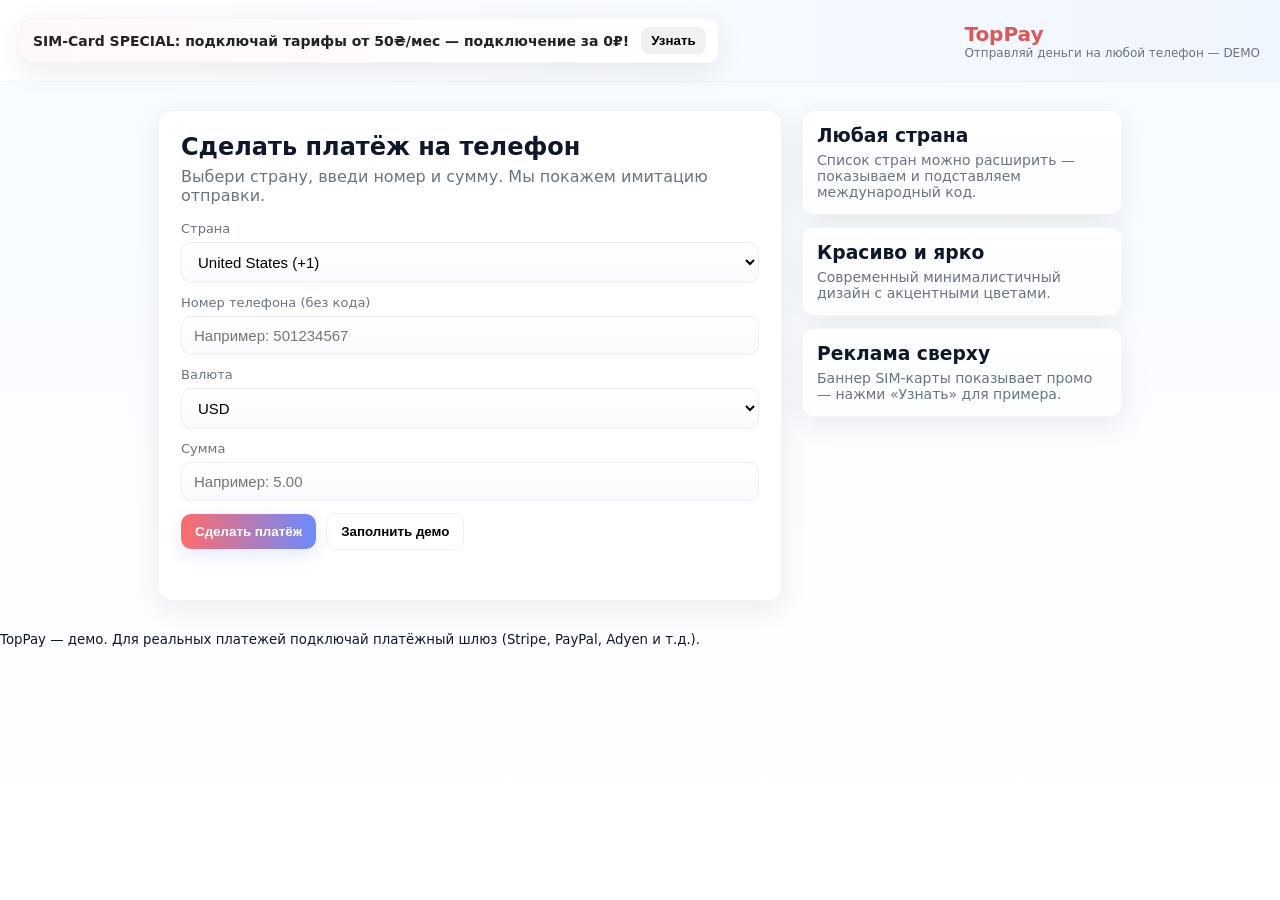
<file: index.html>
<!doctype html>
<html lang="ru">
<head>
  <meta charset="utf-8" />
  <meta name="viewport" content="width=device-width,initial-scale=1" />
  <title>TopPay — демо платежи на телефон</title>
  <link rel="stylesheet" href="styles.css" />
</head>
<body>
  <header class="site-header">
    <div class="sim-ad">
      <div class="sim-text">
        <strong>SIM‑Card SPECIAL:</strong> подключай тарифы от 50₴/мес — подключение за 0₽!
      </div>
      <button id="simCTA" class="btn small">Узнать</button>
    </div>

    <div class="brand">
      <h1>TopPay</h1>
      <p class="tag">Отправляй деньги на любой телефон — DEMO</p>
    </div>
  </header>

  <main class="container">
    <section class="card">
      <h2>Сделать платёж на телефон</h2>
      <p class="lead">Выбери страну, введи номер и сумму. Мы покажем имитацию отправки.</p>

      <form id="payForm" class="form">
        <label>
          Страна
          <select id="country">
            <!-- список включает популярные страны — легко добавить свои -->
            <option value="US">United States (+1)</option>
            <option value="GB">United Kingdom (+44)</option>
            <option value="RU">Russia (+7)</option>
            <option value="UA">Ukraine (+380)</option>
            <option value="IN">India (+91)</option>
            <option value="DE">Germany (+49)</option>
            <option value="BR">Brazil (+55)</option>
            <option value="CN">China (+86)</option>
            <option value="FR">France (+33)</option>
            <option value="PL">Poland (+48)</option>
          </select>
        </label>

        <label>
          Номер телефона (без кода)
          <input id="phone" type="tel" inputmode="numeric" placeholder="Например: 501234567" required />
        </label>

        <label>
          Валюта
          <select id="currency">
            <option value="USD">USD</option>
            <option value="EUR">EUR</option>
            <option value="UAH">UAH</option>
            <option value="RUB">RUB</option>
            <option value="INR">INR</option>
            <option value="BRL">BRL</option>
          </select>
        </label>

        <label>
          Сумма
          <input id="amount" type="number" min="1" step="0.01" placeholder="Например: 5.00" required />
        </label>

        <div class="actions">
          <button id="payBtn" class="btn primary" type="submit">Сделать платёж</button>
          <button id="demoFill" class="btn ghost" type="button">Заполнить демо</button>
        </div>

        <div id="formMsg" class="form-msg" aria-live="polite"></div>
      </form>
    </section>

    <section class="features">
      <div class="feature">
        <h3>Любая страна</h3>
        <p>Список стран можно расширить — показываем и подставляем международный код.</p>
      </div>
      <div class="feature">
        <h3>Красиво и ярко</h3>
        <p>Современный минималистичный дизайн с акцентными цветами.</p>
      </div>
      <div class="feature">
        <h3>Реклама сверху</h3>
        <p>Баннер SIM‑карты показывает промо — нажми «Узнать» для примера.</p>
      </div>
    </section>
  </main>

  <!-- Modal — имитация отправки -->
  <div id="resultModal" class="modal hidden" role="dialog" aria-modal="true" aria-hidden="true">
    <div class="modal-card">
      <button class="close" id="closeResult" aria-label="Закрыть">✕</button>
      <div id="resultContent">
        <!-- Заполняется динамически -->
      </div>
      <div class="modal-actions">
        <button id="okBtn" class="btn primary">ОК</button>
      </div>
    </div>
  </div>

  <footer class="site-footer">
    <small>TopPay — демо. Для реальных платежей подключай платёжный шлюз (Stripe, PayPal, Adyen и т.д.).</small>
  </footer>

  <script src="script.js"></script>
</body>
</html>
</file>
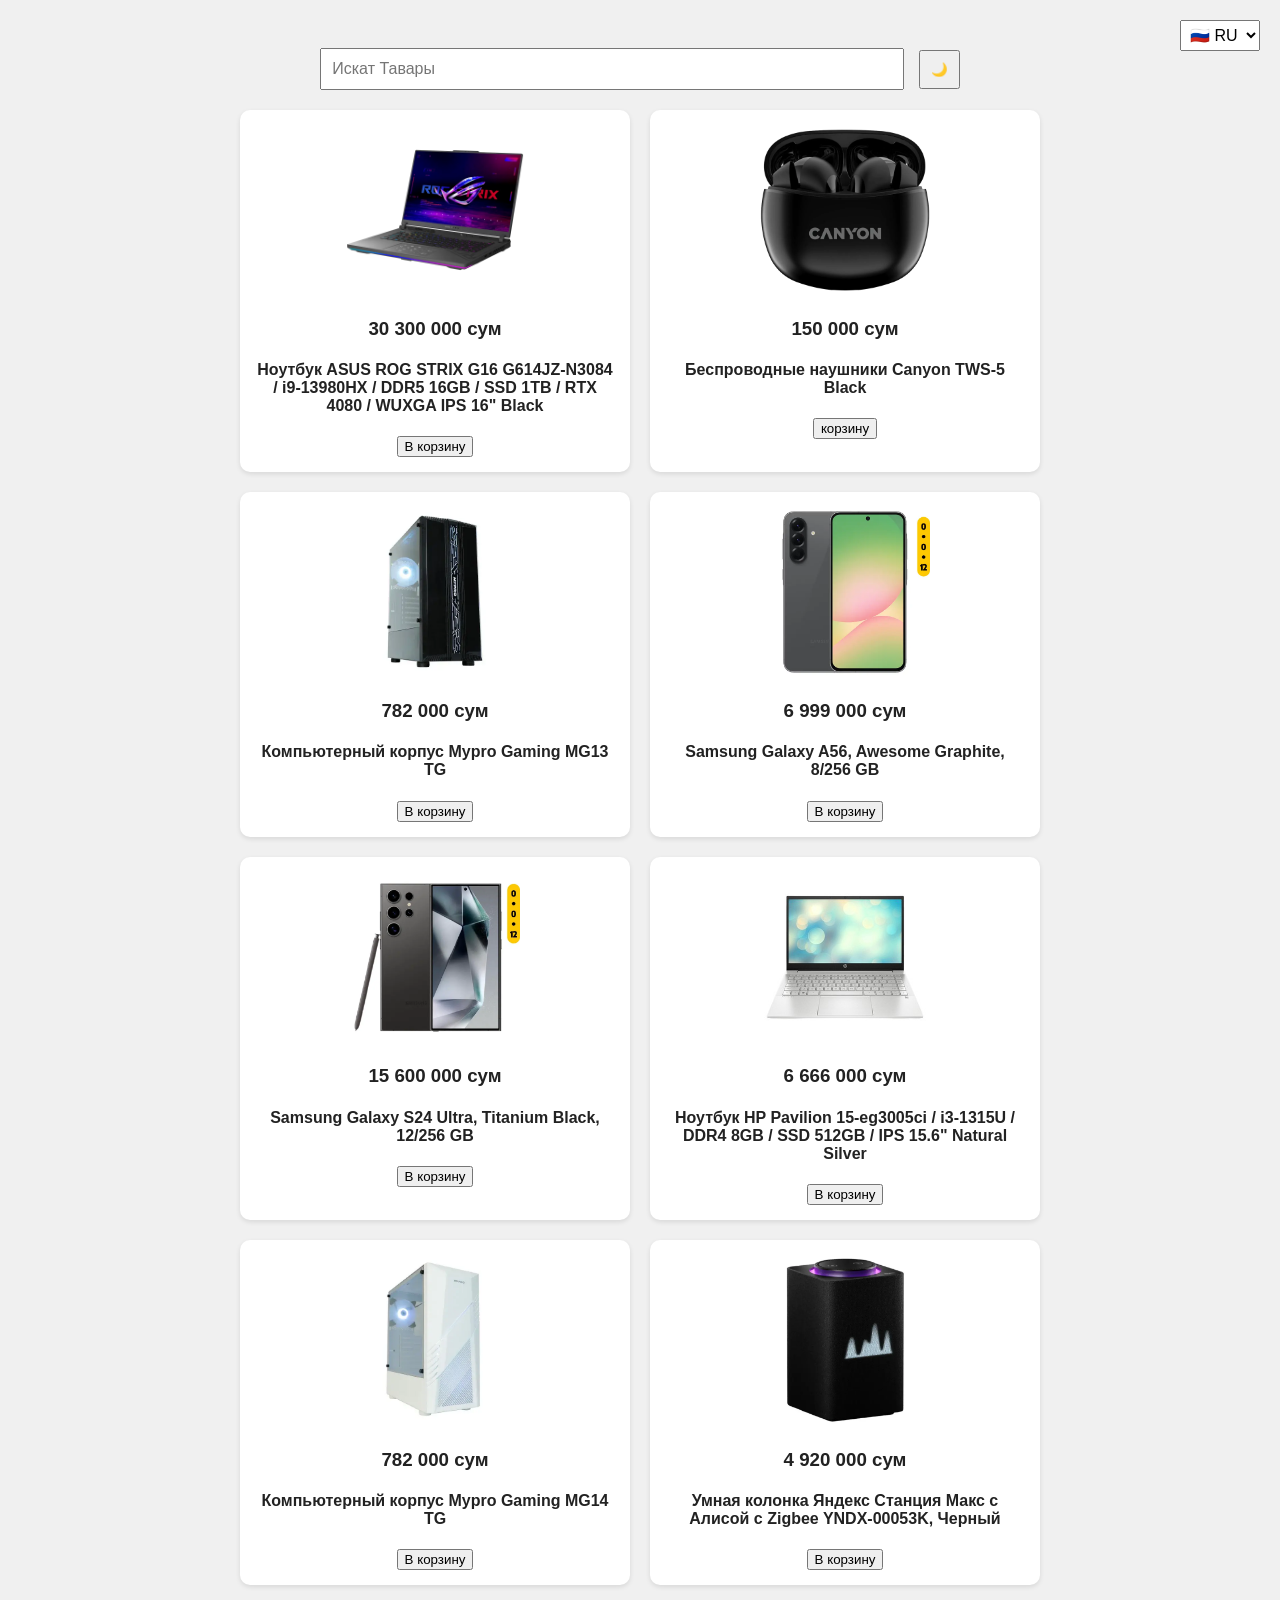
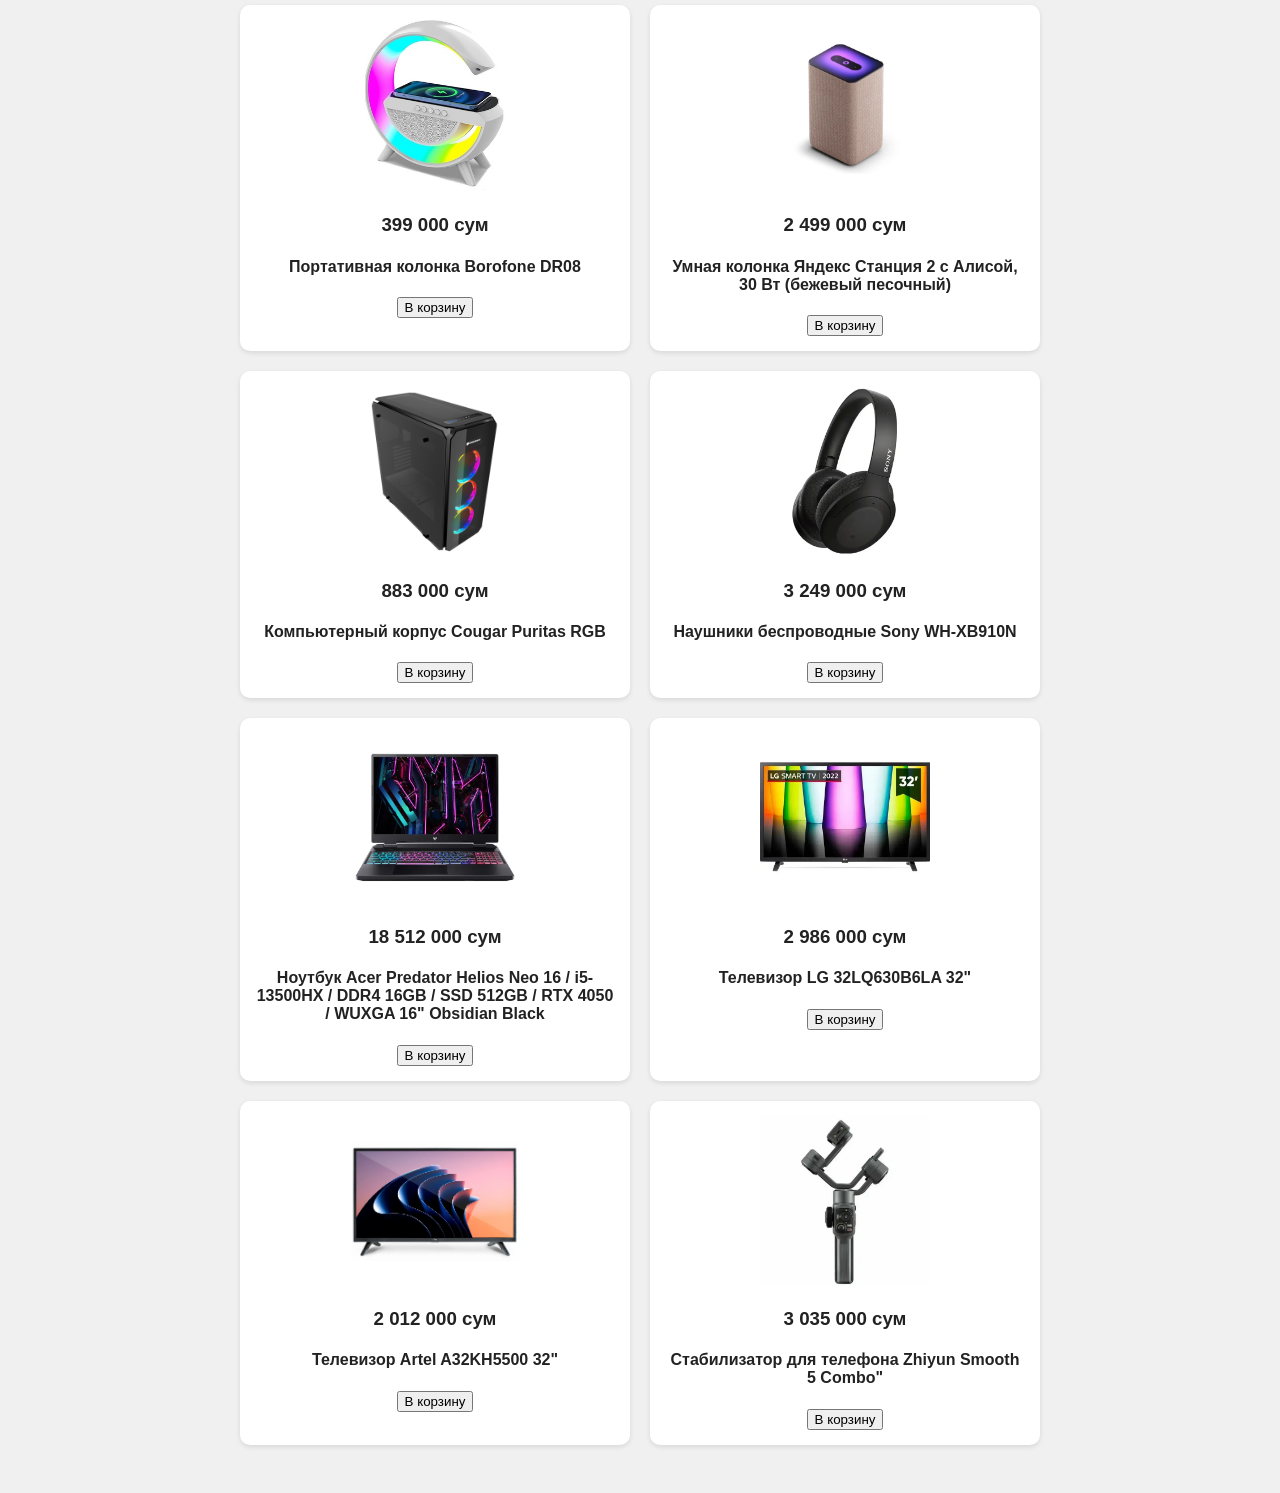
<file: tasks/index.html>
<!DOCTYPE html>
<html lang="en">
<head>
  <meta charset="UTF-8">
  <title>User Cards</title>
  <link rel="stylesheet" href="main.css">
</head>
<body>
  <div class="container">
    <input type="text" id="searchInput" placeholder="Искат Тавары">
    <button id="toggleMode">🌙 </button>
    <div class="card-list" id="userCards">
      <div class="card">
        <img height="170" src="image.png" alt="">
        <h3>30 300 000 сум</h3>
        <h4>Ноутбук ASUS ROG STRIX G16 G614JZ-N3084 / i9-13980HX / DDR5 16GB / SSD 1TB / RTX 4080 / WUXGA IPS 16" Black</h4>
       <button class="beruz">В корзину</button>
      </div>
      <div class="card">
        <img height="170" src="image copy.png" alt="">
        <h3>150 000 сум</h3>
        <h4>Беспроводные наушники Canyon TWS-5 Black</h4>
        <button> корзину</button>
        <p></p>
      </div>
      <div class="card">
        <img height="170" src="image copy 2.png" alt="">
        <h3>782 000 сум</h3>
        <h4>Компьютерный корпус Mypro Gaming MG13 TG</h4>
        <button>В корзину</button>
      </div>
      <div class="card">
        <img height="170" src="image copy 3.png" alt="">
        <h3>6 999 000 сум</h3>
        <h4>Samsung Galaxy A56, Awesome Graphite, 8/256 GB</h4>
        <button>В корзину</button>
      </div>
      <div class="card">
        <img height="170" src="image copy 4.png" alt="">
        <h2><span class="highlight">  </span></h2>
        <h3>15 600 000 сум</h3>
        <h4>Samsung Galaxy S24 Ultra, Titanium Black, 12/256 GB</h4>
        <button>В корзину</button>
      </div>
          <div class="card">
            <img height="170" src="image copy 5.png" alt="">
      <h2><span class="highlight"></span></h2>
      <h3>6 666 000 сум</h3>
      <h4>Ноутбук HP Pavilion 15-eg3005ci / i3-1315U / DDR4 8GB / SSD 512GB / IPS 15.6" Natural Silver</h4>
      <button>В корзину</button>
    </div>
       <div class="card">
            <img height="170" src="image copy 6.png" alt="">
      <h2><span class="highlight"></span></h2>
    <h3>782 000 сум</h3>
    <h4>Компьютерный корпус Mypro Gaming MG14 TG</h4>
    <button>В корзину</button>
    </div>
       <div class="card">
            <img height="170" src="image copy 7.png" alt="">
      <h2><span class="highlight"></span></h2>
      <h3>4 920 000 сум</h3>
      <h4>Умная колонка Яндекс Станция Макс с Алисой с Zigbee YNDX-00053K, Черный</h4>
      <button>В корзину</button>
    </div>
    <div class="card">
            <img height="170" src="image copy 9.png" alt="">
      <h2><span class="highlight"></span></h2>
      <h3>399 000 сум</h3>
      <h4>Портативная колонка Borofone DR08</h4>
      <button>В корзину</button>
    </div>
    <div class="card">
            <img height="170" src="image copy 10.png" alt="">
      <h2><span class="highlight"></span></h2>
      <h3>2 499 000 сум</h3>
      <h4>Умная колонка Яндекс Станция 2 с Алисой, 30 Вт (бежевый песочный)</h4>
      <button>В корзину</button>
    </div>
    <div class="card">
            <img height="170" src="image copy 11.png" alt="">
      <h2><span class="highlight"></span></h2>
      <h3>883 000 сум</h3>
      <h4>Компьютерный корпус Cougar Puritas RGB</h4>
      <button>В  корзину</button>
    </div>
    <div class="card">
            <img height="170" src="image copy 12.png" alt="">
      <h2><span class="highlight"></span></h2>
      <h3>3 249 000 сум</h3>
      <h4>Наушники беспроводные Sony WH-XB910N</h4>
      <button>В корзину</button>
    </div>
    <div class="card">
            <img height="170" src="image copy 13.png" alt="">
      <h3>18 512 000 сум</h3>
      <h4>Ноутбук Acer Predator Helios Neo 16 / i5-13500HX / DDR4 16GB / SSD 512GB / RTX 4050 / WUXGA 16" Obsidian Black</h4>
      <button>В корзину</button>
    </div>
       <div class="card">
            <img height="170" src="image copy 14.png" alt="">
      <h3>2 986 000 сум</h3>
      <h4>Телевизор LG 32LQ630B6LA 32"</h4>
      <button>В корзину</button>
    </div>
       <div class="card">
            <img height="170" src="image copy 15.png" alt="">
      <h3>2 012 000 сум</h3>
      <h4>Телевизор Artel A32KH5500 32"</h4>
      <button>В корзину</button>
    </div>
     <div class="card">
            <img height="170" src="image copy 16.png" alt="">
      <h3>3 035 000 сум</h3>
      <h4>Стабилизатор для телефона Zhiyun Smooth 5 Combo"</h4>
      <button>В корзину</button>
    </div>
    <div class="lang-switcher">
    <select id="languageSelect" onchange="changeLanguage()">
      <option value="ru">🇷🇺 RU</option>
      <option value="uz">🇺🇿 UZ</option>
    </select>
  </div>
  </div>
  </div>
  <script src="script.js"></script>
</body>
</html>
</head>
<body>
</file>
<file: styles.css>
:root{
  --bg: linear-gradient(180deg,#f7fbff 0%, #fff 100%);
  --card:#ffffff;
  --accent:#ff6b6b;
  --accent-dark:#e05656;
  --accent-2:#6b8bff;
  --muted:#6b7280;
  --glass: rgba(255,255,255,0.7);
  --radius:14px;
  --soft: 0 8px 30px rgba(16,24,40,0.08);
  --success:#12b886;
}
*{box-sizing:border-box}
html,body{height:100%}
body{
  margin:0;
  font-family: Inter, system-ui, -apple-system, "Segoe UI", Roboto, "Helvetica Neue", Arial;
  background:var(--bg);
  color:#0f172a;
  -webkit-font-smoothing:antialiased;
  -moz-osx-font-smoothing:grayscale;
}

/* Header / ad */
.site-header{
  padding:18px 20px;
  display:flex;
  align-items:center;
  justify-content:space-between;
  gap:16px;
  background:linear-gradient(90deg,#ffffff 0%, #f0f6ff 100%);
  border-bottom:1px solid rgba(15,23,42,0.04);
}
.sim-ad{
  display:flex;
  gap:12px;
  align-items:center;
  background:linear-gradient(90deg,#fff8f8,#fff);
  padding:8px 12px;
  border-radius:12px;
  box-shadow:var(--soft);
  border:1px solid rgba(0,0,0,0.03);
}
.sim-text{font-size:14px;color:#222;font-weight:600}
.brand h1{margin:0;font-size:20px;color:var(--accent-dark)}
.brand .tag{margin:0;font-size:12px;color:var(--muted)}

/* Layout */
.container{max-width:1000px;margin:28px auto;padding:0 18px;display:grid;grid-template-columns:1fr 320px;gap:20px}
.card{
  background:var(--card);
  border-radius:var(--radius);
  padding:22px;
  box-shadow:var(--soft);
  border:1px solid rgba(11,20,50,0.04);
}
.card h2{margin:0 0 6px 0}
.lead{color:var(--muted);margin-top:0;margin-bottom:16px}

/* form */
.form label{display:block;margin-bottom:12px;font-size:13px;color:var(--muted)}
.form input, .form select{
  width:100%;
  padding:10px 12px;
  border-radius:10px;
  border:1px solid rgba(15,23,42,0.06);
  background:linear-gradient(180deg, rgba(255,255,255,0.9), rgba(250,250,255,0.9));
  font-size:15px;
  margin-top:6px;
}
.actions{display:flex;gap:10px;align-items:center;margin-top:6px}
.btn{
  padding:10px 14px;border-radius:10px;border:0;background:transparent;cursor:pointer;font-weight:600;
  transition:transform .08s ease, box-shadow .08s;
}
.btn.small{padding:6px 10px;border-radius:8px;background:rgba(11,20,50,0.06)}
.btn.primary{background:linear-gradient(90deg,var(--accent),var(--accent-2));color:#fff;box-shadow:0 6px 18px rgba(107,139,255,0.18)}
.btn.ghost{background:transparent;border:1px solid rgba(11,20,50,0.06)}

.btn:active{transform:translateY(1px)}

/* features column */
.features{display:flex;flex-direction:column;gap:12px}
.feature{background:linear-gradient(180deg,#fff,#fbfdff);padding:14px;border-radius:12px;box-shadow:var(--soft);border:1px solid rgba(11,20,50,0.03)}
.feature h3{margin:0 0 6px 0}
.feature p{margin:0;color:var(--muted);font-size:14px}

/* modal */
.modal{position:fixed;inset:0;display:flex;align-items:center;justify-content:center;background:rgba(2,6,23,0.45);z-index:100}
.hidden{display:none}
.modal-card{width:min(420px,92%);background:var(--card);border-radius:12px;padding:18px;box-shadow:0 20px 50px rgba(2,6,23,0.6);position:relative}
.modal-card .close{position:absolute;right:12px;top:10px;border:0;background:transparent;font-size:18px}
.modal-actions{display:flex;justify-content:flex-end;margin-top:12px}
.result-success{display:flex;align-items:center;gap:12px}
.result-success .dot{width:46px;height:46px;border-radius:50%;background:var(--success);display:flex;align-items:center;justify-content:center;color:#fff;font-weight:700}

/* message */
.form-msg{min-height:20px;margin-top:8px;color:var(--accent-dark);font-weight:600}
.footer{margin-top:40px;text-align:center;color:var(--muted);font-size:13px}

/* responsive */
@media (max-width:880px){
  .container{grid-template-columns:1fr;padding-bottom:40px}
  .brand{display:none}
  .sim-ad{flex:1}
}
</file>
<file: tasks/main.css>
body {
  font-family: Arial, sans-serif;
  background-color: #f0f0f0;
  color: #222;
  padding: 20px;
}

.container {
  max-width: 800px;
  margin: 0 auto;
}

input[type="text"] {
  width: 70%;
  padding: 10px;
  margin-bottom: 20px;
  font-size: 16px;
}

#toggleMode {
  padding: 10px;
  margin-left: 10px;
  cursor: pointer;
}

.card-list {
  display: grid;
  grid-template-columns: 1fr 1fr;
  gap: 20px;
}

.card {
  background: white;
  border-radius: 10px;
  padding: 15px;
  box-shadow: 0 2px 5px rgba(0,0,0,0.1);
}

.dark-mode {
  background-color: #222;
  color: white;
}

.dark-mode .card {
  background-color: #333;
  color: white;
}

header{
  background-color: azure;
}


body {
  font-family: Arial, sans-serif;
  text-align: center;
  padding: 40px;
}

.lang-switcher {
  position: absolute;
  top: 20px;
  right: 20px;
}

select {
  padding: 5px;
  font-size: 16px;
}
</file>
